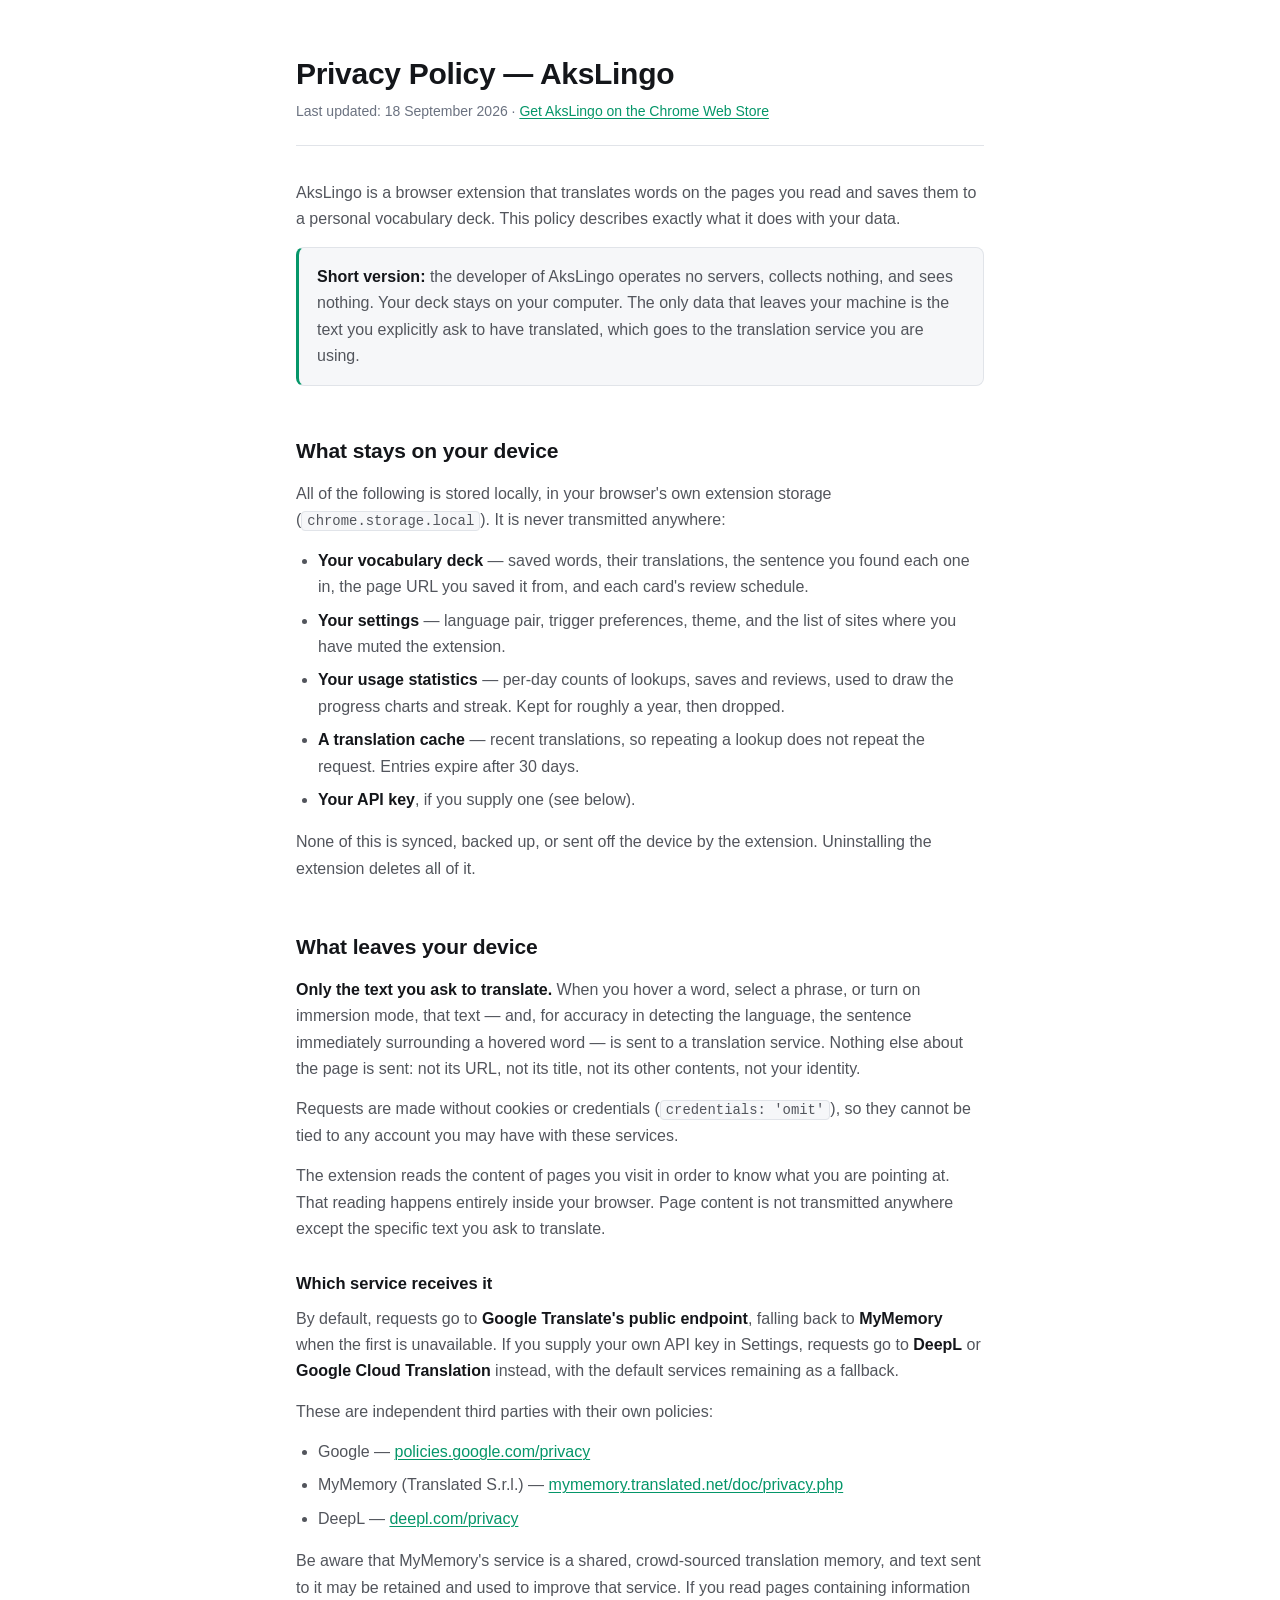
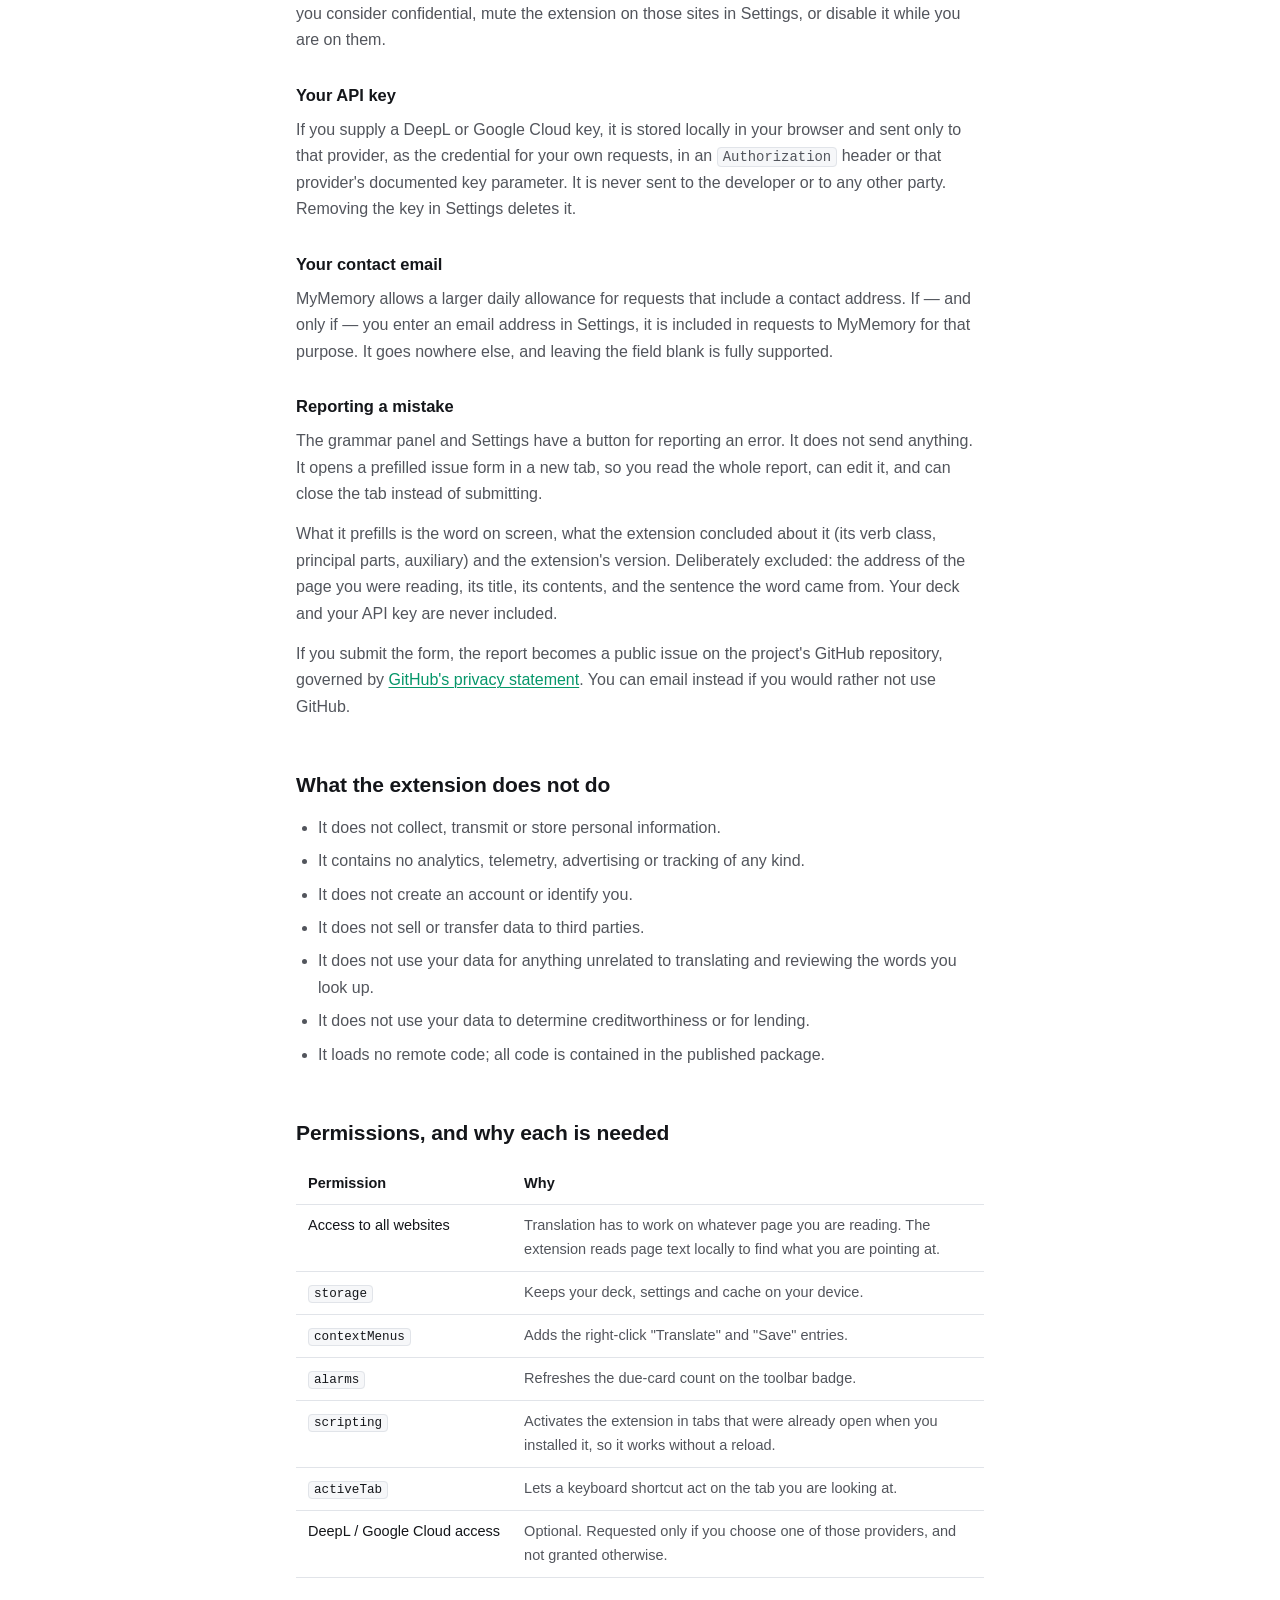
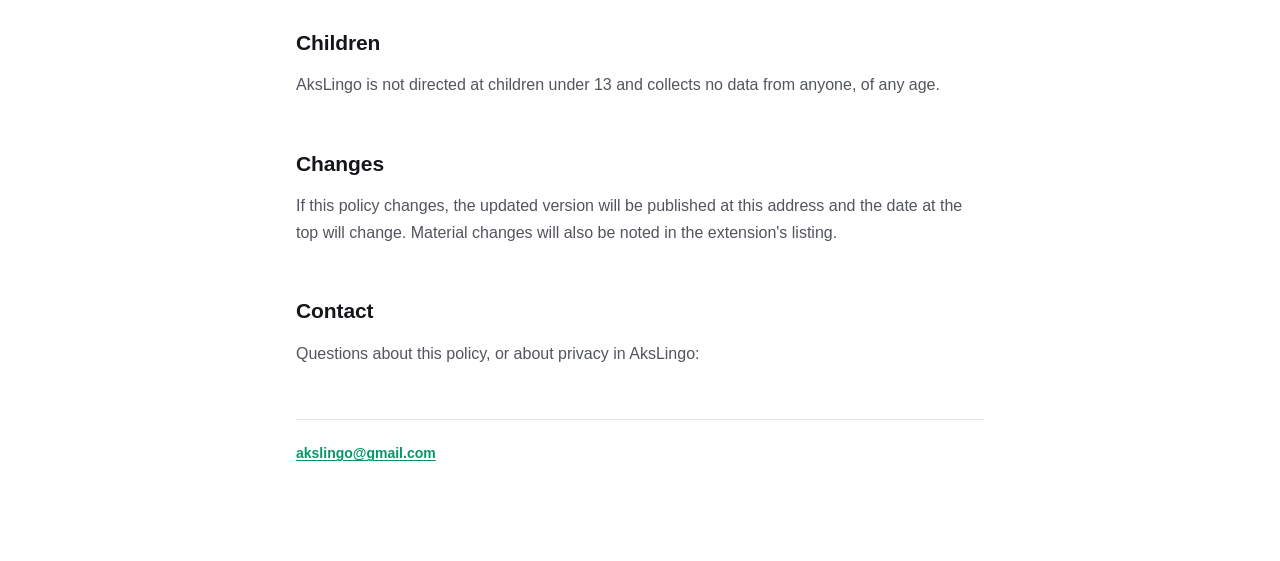
<file: docs/index.html>
<!DOCTYPE html>
<html lang="en">
<head>
<meta charset="utf-8">
<meta name="viewport" content="width=device-width, initial-scale=1">
<title>Privacy Policy — AksLingo</title>
<meta name="description" content="AksLingo collects nothing. This policy describes exactly what the extension does with your data.">
<style>
  :root {
    --bg: #ffffff;
    --fg: #14161a;
    --fg-2: #52555c;
    --muted: #6b7280;
    --border: #e1e4e9;
    --panel: #f6f7f9;
    --accent: #059669;
  }
  @media (prefers-color-scheme: dark) {
    :root:not([data-theme="light"]) {
      --bg: #14161a;
      --fg: #e8eaed;
      --fg-2: #b6bcc6;
      --muted: #8b93a1;
      --border: #2b3039;
      --panel: #1b1e24;
      --accent: #34d399;
    }
  }
  :root[data-theme="dark"] {
    --bg: #14161a;
    --fg: #e8eaed;
    --fg-2: #b6bcc6;
    --muted: #8b93a1;
    --border: #2b3039;
    --panel: #1b1e24;
    --accent: #34d399;
  }

  * { box-sizing: border-box; }
  body {
    margin: 0;
    background: var(--bg);
    color: var(--fg);
    font: 16px/1.65 -apple-system, BlinkMacSystemFont, "Segoe UI", Roboto, Helvetica, Arial, sans-serif;
    -webkit-font-smoothing: antialiased;
  }
  .wrap { max-width: 720px; margin: 0 auto; padding: 56px 16px 96px; }

  header { border-bottom: 1px solid var(--border); padding-bottom: 22px; margin-bottom: 34px; }
  h1 { font-size: 30px; line-height: 1.2; margin: 0 0 8px; letter-spacing: -0.01em; }
  .updated { color: var(--muted); font-size: 14px; margin: 0; }

  h2 {
    font-size: 21px;
    margin: 42px 0 12px;
    letter-spacing: -0.005em;
    padding-top: 6px;
  }
  h3 { font-size: 16.5px; margin: 28px 0 8px; color: var(--fg); }
  p, li { color: var(--fg-2); }
  p { margin: 0 0 14px; }
  ul { margin: 0 0 16px; padding-left: 22px; }
  li { margin-bottom: 7px; }
  strong { color: var(--fg); font-weight: 620; }
  a { color: var(--accent); text-decoration-thickness: 1px; text-underline-offset: 2px; }

  code {
    font-family: ui-monospace, "SF Mono", Menlo, Consolas, monospace;
    font-size: 0.87em;
    background: var(--panel);
    border: 1px solid var(--border);
    border-radius: 4px;
    padding: 1px 5px;
  }

  .lede {
    background: var(--panel);
    border: 1px solid var(--border);
    border-left: 3px solid var(--accent);
    border-radius: 8px;
    padding: 16px 18px;
    margin: 0 0 8px;
  }
  .lede p:last-child { margin-bottom: 0; }

  .tableWrap { overflow-x: auto; margin: 0 0 18px; }
  table { border-collapse: collapse; width: 100%; font-size: 14.5px; }
  th, td {
    text-align: left;
    padding: 9px 12px;
    border-bottom: 1px solid var(--border);
    vertical-align: top;
    color: var(--fg-2);
  }
  th { color: var(--fg); font-weight: 620; white-space: nowrap; }
  td:first-child { white-space: nowrap; color: var(--fg); }

  footer {
    margin-top: 52px;
    padding-top: 22px;
    border-top: 1px solid var(--border);
    color: var(--muted);
    font-size: 14px;
  }
  footer a { font-weight: 620; }
</style>
</head>
<body>
<div class="wrap">

<header>
  <h1>Privacy Policy — AksLingo</h1>
  <p class="updated">Last updated: 18 September 2026 ·
    <a href="https://chromewebstore.google.com/detail/akslingo/eiidkincijcjkohchdhbelcdnjbafgli">Get AksLingo on the Chrome Web Store</a></p>
</header>

<p>AksLingo is a browser extension that translates words on the pages you read and
saves them to a personal vocabulary deck. This policy describes exactly what it
does with your data.</p>

<div class="lede">
  <p><strong>Short version:</strong> the developer of AksLingo operates no servers,
  collects nothing, and sees nothing. Your deck stays on your computer. The only
  data that leaves your machine is the text you explicitly ask to have translated,
  which goes to the translation service you are using.</p>
</div>

<h2>What stays on your device</h2>

<p>All of the following is stored locally, in your browser's own extension storage
(<code>chrome.storage.local</code>). It is never transmitted anywhere:</p>

<ul>
  <li><strong>Your vocabulary deck</strong> — saved words, their translations, the
  sentence you found each one in, the page URL you saved it from, and each card's
  review schedule.</li>
  <li><strong>Your settings</strong> — language pair, trigger preferences, theme,
  and the list of sites where you have muted the extension.</li>
  <li><strong>Your usage statistics</strong> — per-day counts of lookups, saves and
  reviews, used to draw the progress charts and streak. Kept for roughly a year,
  then dropped.</li>
  <li><strong>A translation cache</strong> — recent translations, so repeating a
  lookup does not repeat the request. Entries expire after 30 days.</li>
  <li><strong>Your API key</strong>, if you supply one (see below).</li>
</ul>

<p>None of this is synced, backed up, or sent off the device by the extension.
Uninstalling the extension deletes all of it.</p>

<h2>What leaves your device</h2>

<p><strong>Only the text you ask to translate.</strong> When you hover a word,
select a phrase, or turn on immersion mode, that text — and, for accuracy in
detecting the language, the sentence immediately surrounding a hovered word — is
sent to a translation service. Nothing else about the page is sent: not its URL,
not its title, not its other contents, not your identity.</p>

<p>Requests are made without cookies or credentials (<code>credentials: 'omit'</code>),
so they cannot be tied to any account you may have with these services.</p>

<p>The extension reads the content of pages you visit in order to know what you are
pointing at. That reading happens entirely inside your browser. Page content is not
transmitted anywhere except the specific text you ask to translate.</p>

<h3>Which service receives it</h3>

<p>By default, requests go to <strong>Google Translate's public endpoint</strong>,
falling back to <strong>MyMemory</strong> when the first is unavailable. If you
supply your own API key in Settings, requests go to <strong>DeepL</strong> or
<strong>Google Cloud Translation</strong> instead, with the default services
remaining as a fallback.</p>

<p>These are independent third parties with their own policies:</p>

<ul>
  <li>Google — <a href="https://policies.google.com/privacy">policies.google.com/privacy</a></li>
  <li>MyMemory (Translated S.r.l.) — <a href="https://mymemory.translated.net/doc/privacy.php">mymemory.translated.net/doc/privacy.php</a></li>
  <li>DeepL — <a href="https://www.deepl.com/privacy">deepl.com/privacy</a></li>
</ul>

<p>Be aware that MyMemory's service is a shared, crowd-sourced translation memory,
and text sent to it may be retained and used to improve that service. If you read
pages containing information you consider confidential, mute the extension on those
sites in Settings, or disable it while you are on them.</p>

<h3>Your API key</h3>

<p>If you supply a DeepL or Google Cloud key, it is stored locally in your browser
and sent only to that provider, as the credential for your own requests, in an
<code>Authorization</code> header or that provider's documented key parameter. It is
never sent to the developer or to any other party. Removing the key in Settings
deletes it.</p>

<h3>Your contact email</h3>

<p>MyMemory allows a larger daily allowance for requests that include a contact
address. If — and only if — you enter an email address in Settings, it is included
in requests to MyMemory for that purpose. It goes nowhere else, and leaving the
field blank is fully supported.</p>

<h3>Reporting a mistake</h3>

<p>The grammar panel and Settings have a button for reporting an error. It does
not send anything. It opens a prefilled issue form in a new tab, so you read the
whole report, can edit it, and can close the tab instead of submitting.</p>

<p>What it prefills is the word on screen, what the extension concluded about it
(its verb class, principal parts, auxiliary) and the extension's version.
Deliberately excluded: the address of the page you were reading, its title, its
contents, and the sentence the word came from. Your deck and your API key are
never included.</p>

<p>If you submit the form, the report becomes a public issue on the project's
GitHub repository, governed by
<a href="https://docs.github.com/site-policy/privacy-policies/github-privacy-statement">GitHub's
privacy statement</a>. You can email instead if you would rather not use GitHub.</p>

<h2>What the extension does not do</h2>

<ul>
  <li>It does not collect, transmit or store personal information.</li>
  <li>It contains no analytics, telemetry, advertising or tracking of any kind.</li>
  <li>It does not create an account or identify you.</li>
  <li>It does not sell or transfer data to third parties.</li>
  <li>It does not use your data for anything unrelated to translating and reviewing
  the words you look up.</li>
  <li>It does not use your data to determine creditworthiness or for lending.</li>
  <li>It loads no remote code; all code is contained in the published package.</li>
</ul>

<h2>Permissions, and why each is needed</h2>

<div class="tableWrap">
<table>
  <thead><tr><th>Permission</th><th>Why</th></tr></thead>
  <tbody>
    <tr><td>Access to all websites</td><td>Translation has to work on whatever page you are reading. The extension reads page text locally to find what you are pointing at.</td></tr>
    <tr><td><code>storage</code></td><td>Keeps your deck, settings and cache on your device.</td></tr>
    <tr><td><code>contextMenus</code></td><td>Adds the right-click "Translate" and "Save" entries.</td></tr>
    <tr><td><code>alarms</code></td><td>Refreshes the due-card count on the toolbar badge.</td></tr>
    <tr><td><code>scripting</code></td><td>Activates the extension in tabs that were already open when you installed it, so it works without a reload.</td></tr>
    <tr><td><code>activeTab</code></td><td>Lets a keyboard shortcut act on the tab you are looking at.</td></tr>
    <tr><td>DeepL / Google Cloud access</td><td>Optional. Requested only if you choose one of those providers, and not granted otherwise.</td></tr>
  </tbody>
</table>
</div>

<h2>Children</h2>

<p>AksLingo is not directed at children under 13 and collects no data from anyone,
of any age.</p>

<h2>Changes</h2>

<p>If this policy changes, the updated version will be published at this address and
the date at the top will change. Material changes will also be noted in the
extension's listing.</p>

<h2>Contact</h2>

<p>Questions about this policy, or about privacy in AksLingo:</p>

<footer>
  <a href="mailto:akslingo@gmail.com">akslingo@gmail.com</a>
</footer>

</div>
</body>
</html>
</file>
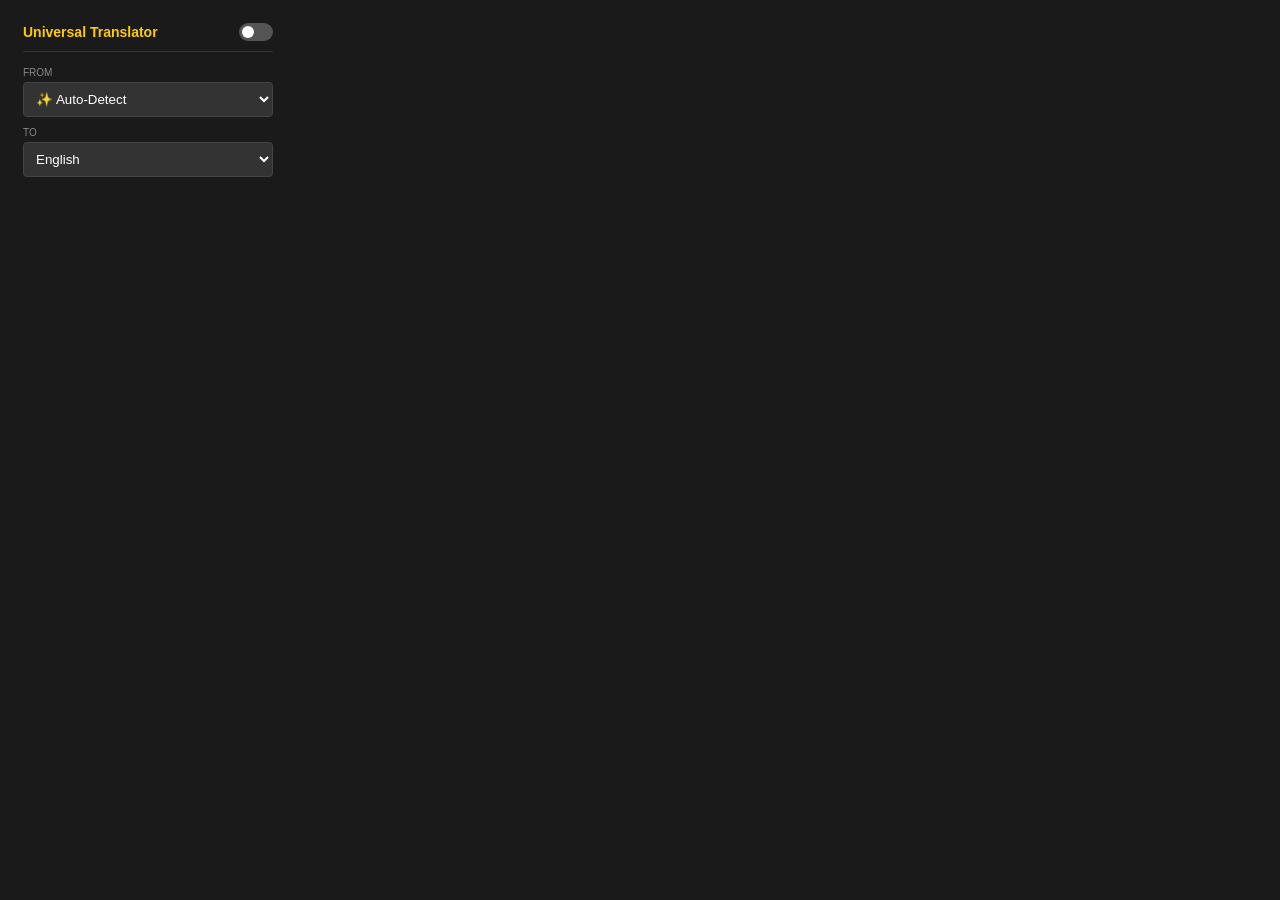
<file: popup.html>
<!DOCTYPE html>
<html>
<head>
    <style>
        body { width: 250px; padding: 15px; font-family: sans-serif; background: #1a1a1a; color: white; }
        .header { display: flex; justify-content: space-between; align-items: center; border-bottom: 1px solid #333; padding-bottom: 10px; margin-bottom: 15px; }
        select { width: 100%; background: #333; color: white; border: 1px solid #444; padding: 8px; margin-bottom: 10px; border-radius: 4px; }
        .label { font-size: 10px; color: #888; margin-bottom: 4px; display: block; }
        .switch { position: relative; display: inline-block; width: 34px; height: 18px; }
        .switch input { opacity: 0; width: 0; height: 0; }
        .slider { position: absolute; cursor: pointer; top: 0; left: 0; right: 0; bottom: 0; background-color: #555; border-radius: 20px; transition: .4s; }
        .slider:before { position: absolute; content: ""; height: 12px; width: 12px; left: 3px; bottom: 3px; background-color: white; border-radius: 50%; transition: .4s; }
        input:checked + .slider { background-color: #00ffcc; }
        input:checked + .slider:before { transform: translateX(16px); }
    </style>
</head>
<body>
    <div class="header">
        <h3 style="margin:0; font-size:14px; color:#ffcc00;">Universal Translator</h3>
        <label class="switch"><input type="checkbox" id="statusToggle"><span class="slider"></span></label>
    </div>
    <label class="label">FROM</label>
    <select id="sourceLangSelect">
        <option value="auto">✨ Auto-Detect</option>
        <option value="de">German</option>
        <option value="ar">Arabic</option>
        <option value="en">English</option>
        <option value="es">Spanish</option>
        <option value="fr">French</option>
        <option value="ja">Japanese</option>
        <option value="zh">Chinese</option>
    </select>
    <label class="label">TO</label>
    <select id="targetLangSelect">
        <option value="en">English</option>
        <option value="ur">Urdu</option>
        <option value="es">Spanish</option>
        <option value="tr">Turkish</option>
    </select>
    <script src="popup.js"></script>
</body>
</html>
</file>
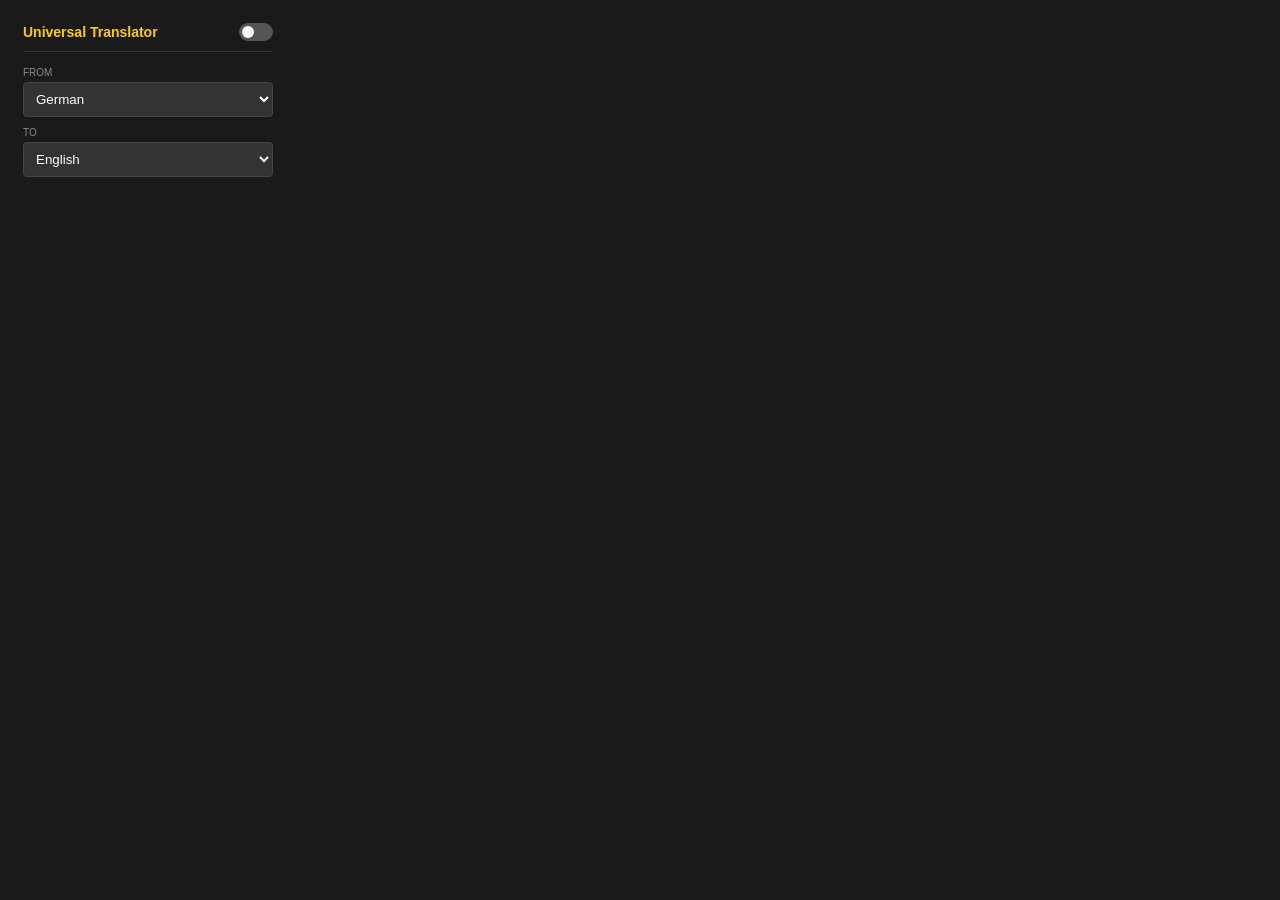
<file: legacy/popup.html>
<!DOCTYPE html>
<html>
<head>
    <style>
        body { width: 250px; padding: 15px; font-family: sans-serif; background: #1a1a1a; color: white; }
        .header { display: flex; justify-content: space-between; align-items: center; border-bottom: 1px solid #333; padding-bottom: 10px; margin-bottom: 15px; }
        select { width: 100%; background: #333; color: white; border: 1px solid #444; padding: 8px; margin-bottom: 10px; border-radius: 4px; }
        .label { font-size: 10px; color: #888; margin-bottom: 4px; display: block; }
        .switch { position: relative; display: inline-block; width: 34px; height: 18px; }
        .switch input { opacity: 0; width: 0; height: 0; }
        .slider { position: absolute; cursor: pointer; top: 0; left: 0; right: 0; bottom: 0; background-color: #555; border-radius: 20px; transition: .4s; }
        .slider:before { position: absolute; content: ""; height: 12px; width: 12px; left: 3px; bottom: 3px; background-color: white; border-radius: 50%; transition: .4s; }
        input:checked + .slider { background-color: #00ffcc; }
        input:checked + .slider:before { transform: translateX(16px); }
    </style>
</head>
<body>
    <div class="header">
        <h3 style="margin:0; font-size:14px; color:#ffcc00;">Universal Translator</h3>
        <label class="switch"><input type="checkbox" id="statusToggle"><span class="slider"></span></label>
    </div>
    <label class="label">FROM</label>
    <select id="sourceLangSelect">
        <!-- <option value="auto">✨ Auto-Detect</option> -->
        <option value="de">German</option>
        <option value="ar">Arabic</option>
        <option value="en">English</option>
        <option value="es">Spanish</option>
        <option value="fr">French</option>
        <option value="ja">Japanese</option>
        <option value="zh">Chinese</option>
    </select>
    <label class="label">TO</label>
    <select id="targetLangSelect">
        <option value="en">English</option>
        <option value="ur">Urdu</option>
        <option value="es">Spanish</option>
        <option value="tr">Turkish</option>
    </select>
    <script src="popup.js"></script>
</body>
</html>
</file>
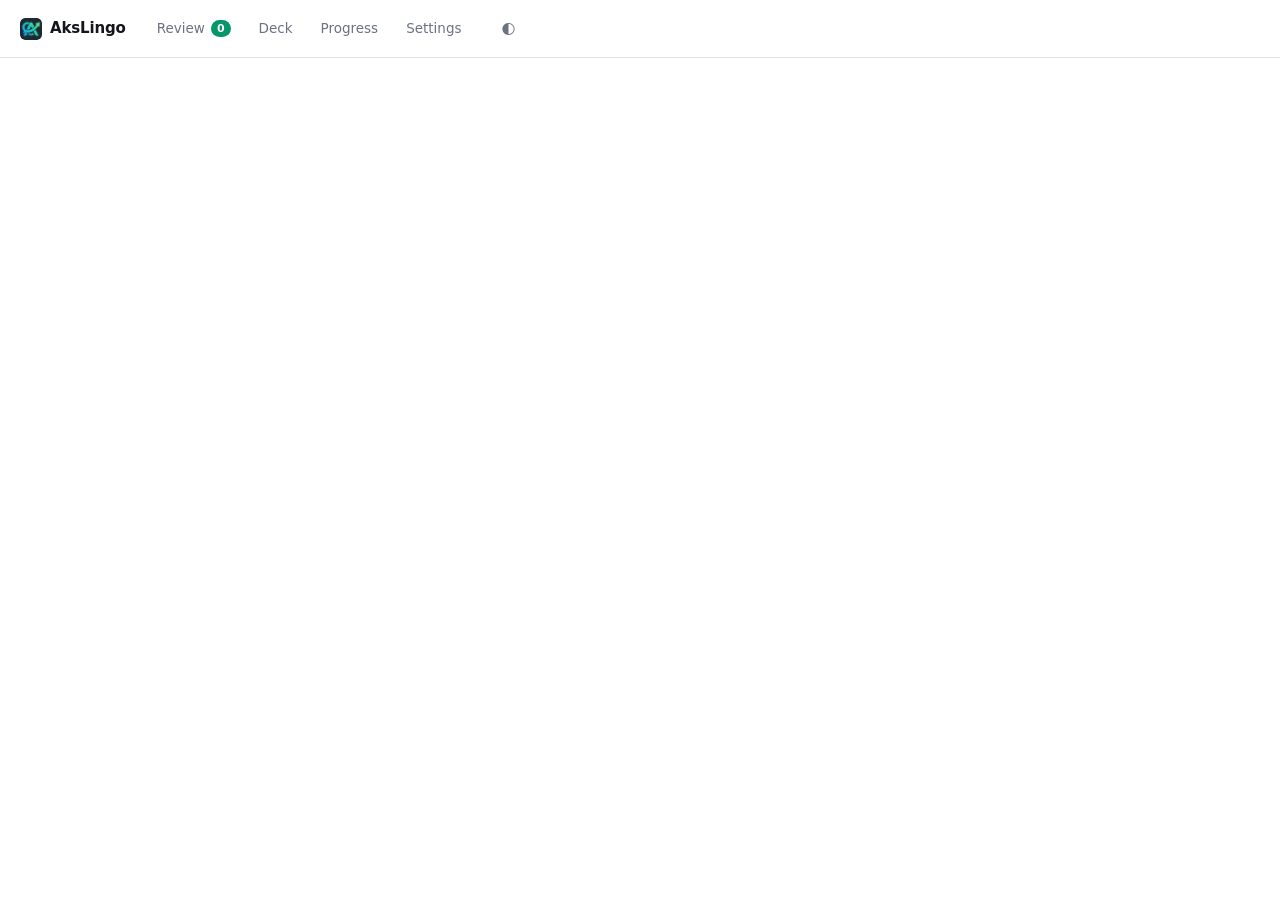
<file: src/dashboard/dashboard.html>
<!DOCTYPE html>
<html lang="en">
<head>
  <meta charset="utf-8">
  <meta name="viewport" content="width=device-width, initial-scale=1">
  <title>AksLingo</title>
  <link rel="stylesheet" href="dashboard.css">
</head>
<body>
  <header class="chrome">
    <div class="brand"><img class="mark" src="../../icons/icon48.png" width="22" height="22" alt=""> AksLingo</div>
    <nav class="tabs" role="tablist">
      <button role="tab" data-tab="review">Review <span class="pill" id="tabDue">0</span></button>
      <button role="tab" data-tab="deck">Deck</button>
      <button role="tab" data-tab="stats">Progress</button>
      <button role="tab" data-tab="settings">Settings</button>
    </nav>
    <button id="themeToggle" class="ghost" title="Switch theme">◐</button>
  </header>

  <main>
    <!-- ================================================== REVIEW ========= -->
    <section id="panel-review" class="panel" role="tabpanel">
      <div id="reviewEmpty" class="empty hidden">
        <div class="emptyMark">☆</div>
        <h2 id="reviewEmptyTitle">Nothing due right now</h2>
        <p id="reviewEmptyBody">Hover or select a word on any page and press <kbd>S</kbd> to add it here.</p>
        <button id="studyAhead" class="btn hidden">Study ahead anyway</button>
      </div>

      <div id="reviewStage" class="stage hidden">
        <div class="progress"><div class="progressFill" id="progressFill"></div></div>
        <div class="stageMeta">
          <span id="queuePos">1 / 1</span>
          <span id="cardState" class="tag">learning</span>
        </div>

        <div class="flash" id="flashCard">
          <div class="flashRoute" id="flashRoute"></div>
          <div class="flashTerm" id="flashTerm"></div>
          <div class="flashPos" id="flashPos"></div>
          <button id="flashSpeak" class="ghost big" title="Listen">🔊</button>

          <div id="flashBack" class="flashBack hidden">
            <div class="flashAnswer" id="flashAnswer"></div>
            <div class="flashSenses" id="flashSenses"></div>
            <div class="flashContext" id="flashContext"></div>
            <a class="flashSource" id="flashSource" target="_blank" rel="noreferrer noopener"></a>
          </div>
        </div>

        <button id="revealBtn" class="btn primary wide">Show answer <kbd>Space</kbd></button>

        <div id="gradeRow" class="grades hidden">
          <button data-grade="0" class="grade again"><b>Again</b><span></span><kbd>1</kbd></button>
          <button data-grade="1" class="grade hard"><b>Hard</b><span></span><kbd>2</kbd></button>
          <button data-grade="2" class="grade good"><b>Good</b><span></span><kbd>3</kbd></button>
          <button data-grade="3" class="grade easy"><b>Easy</b><span></span><kbd>4</kbd></button>
        </div>
      </div>

      <div id="reviewDone" class="empty hidden">
        <div class="emptyMark">✓</div>
        <h2>Session complete</h2>
        <p id="doneSummary"></p>
        <button id="doneAgain" class="btn">Review more</button>
      </div>
    </section>

    <!-- ==================================================== DECK ========== -->
    <section id="panel-deck" class="panel hidden" role="tabpanel">
      <div class="toolbar">
        <input type="search" id="deckSearch" placeholder="Search words, meanings or context…" aria-label="Search deck">
        <select id="deckLang" aria-label="Filter by language"><option value="">All languages</option></select>
        <select id="deckSort" aria-label="Sort">
          <option value="created">Newest first</option>
          <option value="due">Due soonest</option>
          <option value="term">A → Z</option>
          <option value="lapses">Most troublesome</option>
        </select>
        <div class="spacer"></div>
        <button id="exportCsv" class="btn small">Export CSV</button>
        <button id="exportJson" class="btn small">Backup</button>
        <button id="importJson" class="btn small">Restore</button>
        <input type="file" id="importFile" accept="application/json" hidden>
      </div>

      <div class="tableWrap">
        <table class="deck">
          <thead>
            <tr>
              <th class="chk"><input type="checkbox" id="checkAll" aria-label="Select all"></th>
              <th>Word</th>
              <th>Meaning</th>
              <th>Direction</th>
              <th>Strength</th>
              <th>Due</th>
              <th></th>
            </tr>
          </thead>
          <tbody id="deckBody"></tbody>
        </table>
        <p id="deckEmpty" class="empty small hidden">No cards match.</p>
      </div>

      <div class="bulkBar hidden" id="bulkBar">
        <span id="bulkCount">0 selected</span>
        <button id="bulkSuspend" class="btn small">Suspend</button>
        <button id="bulkDelete" class="btn small danger">Delete</button>
      </div>
    </section>

    <!-- =================================================== STATS ========== -->
    <section id="panel-stats" class="panel hidden viz-root" role="tabpanel">
      <div class="tiles">
        <div class="tile"><b id="tWords">0</b><span>words saved</span></div>
        <div class="tile"><b id="tStreak">0</b><span>day streak</span></div>
        <div class="tile"><b id="tMature">0</b><span>known well</span></div>
        <div class="tile"><b id="tLookups">0</b><span>lookups all time</span></div>
      </div>

      <figure class="card">
        <figcaption>
          <h3>Daily activity</h3>
          <p>Lookups and reviews per day over the last 26 weeks.</p>
        </figcaption>
        <div id="heatmap" class="heatmap"></div>
        <div class="scale">
          <span>Less</span>
          <i class="cell l0"></i><i class="cell l1"></i><i class="cell l2"></i><i class="cell l3"></i><i class="cell l4"></i>
          <span>More</span>
        </div>
      </figure>

      <figure class="card">
        <figcaption>
          <h3>Words saved by language</h3>
          <p>Every card in your deck, counted by the language you are learning.</p>
        </figcaption>
        <div id="langBars" class="bars"></div>
        <details class="tableView">
          <summary>View as table</summary>
          <table class="mini"><tbody id="langTable"></tbody></table>
        </details>
      </figure>

      <figure class="card">
        <figcaption>
          <h3>Deck maturity</h3>
          <p>How far each card has progressed through the schedule.</p>
        </figcaption>
        <div id="maturityBars" class="bars"></div>
        <details class="tableView">
          <summary>View as table</summary>
          <table class="mini"><tbody id="maturityTable"></tbody></table>
        </details>
      </figure>
    </section>

    <!-- ================================================ SETTINGS ========= -->
    <section id="panel-settings" class="panel hidden" role="tabpanel">
      <div class="card settings">
        <h3>Languages</h3>
        <label class="set"><span>Translate from</span><select id="sSource"></select></label>
        <label class="set"><span>Translate into</span><select id="sTarget"></select></label>

        <h3>Translation service</h3>
        <label class="set"><span>Provider</span>
          <select id="sProvider">
            <option value="free">Free — built in, no setup</option>
            <option value="deepl">DeepL — your own key</option>
            <option value="gcloud">Google Cloud — your own key</option>
          </select>
        </label>
        <p class="note" id="providerNote"></p>

        <div id="keyRow" class="hidden">
          <label class="set"><span>API key</span>
            <input type="password" id="sApiKey" autocomplete="off" spellcheck="false" placeholder="Paste your key">
          </label>
          <div class="btnRow">
            <button id="testKey" class="btn small">Test this key</button>
            <button id="clearKey" class="btn small danger">Remove key</button>
          </div>
          <p class="note" id="keyNote"></p>
        </div>

        <label class="set"><span>Contact email (optional)</span>
          <input type="email" id="sMymemoryEmail" autocomplete="off" spellcheck="false" placeholder="you@example.com">
        </label>
        <p class="note">
          The free fallback (MyMemory) allows a larger daily allowance when a
          contact address is sent with the request. It is sent to that service
          only, and to nothing else.
        </p>

        <h3>How lookups fire</h3>
        <label class="set"><span>Trigger</span>
          <select id="sTrigger">
            <option value="both">Selection and hover</option>
            <option value="select">Selection only</option>
            <option value="hover">Hover only</option>
            <option value="off">Off</option>
          </select>
        </label>
        <label class="set"><span>Hover delay <i id="sHoverDelayVal"></i></span>
          <input type="range" id="sHoverDelay" min="150" max="1500" step="50">
        </label>
        <label class="set"><span>Require a held key for hover</span>
          <select id="sHoverModifier">
            <option value="none">No key needed</option>
            <option value="alt">Alt</option>
            <option value="shift">Shift</option>
            <option value="ctrl">Ctrl / Cmd</option>
          </select>
        </label>

        <h3>Tooltip</h3>
        <label class="set"><span>Theme</span>
          <select id="sTheme">
            <option value="auto">Match the system</option>
            <option value="dark">Always dark</option>
            <option value="light">Always light</option>
          </select>
        </label>
        <label class="set"><span>Text size <i id="sFontSizeVal"></i></span>
          <input type="range" id="sFontSize" min="12" max="22" step="1">
        </label>
        <label class="set check"><input type="checkbox" id="sShowDictionary"><span>Show other meanings and part of speech</span></label>
        <label class="set check"><input type="checkbox" id="sShowRomanization"><span>Show romanization for non-Latin scripts</span></label>
        <label class="set check"><input type="checkbox" id="sShowGrammarHints"><span>Show German article and separable-verb hints</span></label>
        <label class="set check"><input type="checkbox" id="sSaveContext"><span>Save the surrounding sentence with each card</span></label>

        <h3>Audio</h3>
        <label class="set check"><input type="checkbox" id="sAutoSpeak"><span>Speak automatically on every lookup</span></label>
        <label class="set"><span>Speaking rate <i id="sSpeechRateVal"></i></span>
          <input type="range" id="sSpeechRate" min="0.5" max="1.4" step="0.05">
        </label>

        <h3>Study</h3>
        <label class="set"><span>Cards per session <i id="sSessionLimitVal"></i></span>
          <input type="range" id="sSessionLimit" min="10" max="200" step="10">
        </label>

        <h3>Sites where AksLingo stays quiet</h3>
        <textarea id="sBlocklist" rows="4" placeholder="One hostname per line, e.g. mail.google.com"></textarea>

        <h3>Found a mistake?</h3>
        <p class="note">
          The grammar tables are generated, so an error looks exactly like a
          correct answer — we only find out when someone says. Reports open a
          prefilled form in a new tab: you see everything before it is sent, and
          nothing about the page you were reading is included.
        </p>
        <div class="btnRow">
          <button id="reportIssue" class="btn small">Report a problem</button>
          <button id="openRepo" class="btn small">View the source</button>
        </div>

        <h3>Maintenance</h3>
        <div class="btnRow">
          <button id="clearCache" class="btn small">Clear translation cache</button>
          <button id="resetSettings" class="btn small danger">Reset all settings</button>
        </div>
        <p class="note">Your deck is never touched by either button.</p>

        <h3>Keyboard</h3>
        <ul class="shortcuts">
          <li><kbd>Alt</kbd>+<kbd>T</kbd> translate what is selected</li>
          <li><kbd>Alt</kbd>+<kbd>Shift</kbd>+<kbd>I</kbd> immersion mode on the current page</li>
          <li><kbd>Alt</kbd>+<kbd>Shift</kbd>+<kbd>O</kbd> turn the extension on or off</li>
          <li>With the tooltip open: <kbd>S</kbd> save · <kbd>P</kbd> play · <kbd>W</kbd> flip direction · <kbd>C</kbd> copy · <kbd>Esc</kbd> close</li>
        </ul>
        <p class="note">Change these in <span class="mono">chrome://extensions/shortcuts</span>.</p>
      </div>
    </section>
  </main>

  <div id="toast" class="toast"></div>

  <script src="../lib/languages.js"></script>
  <script src="../lib/srs.js"></script>
  <script src="../lib/grammar.js"></script>
  <script src="../lib/store.js"></script>
  <script src="dashboard.js"></script>
</body>
</html>
</file>
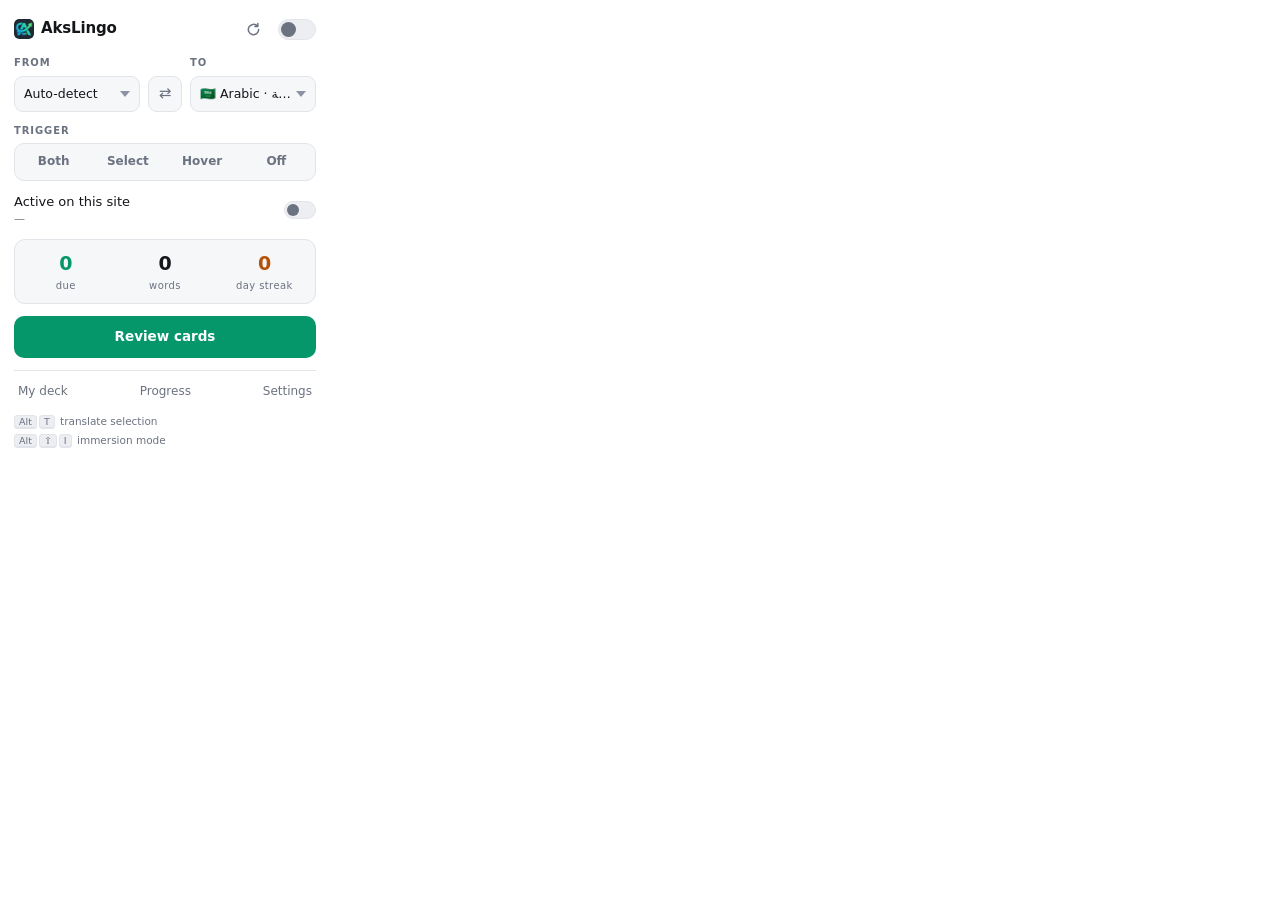
<file: src/popup/popup.html>
<!DOCTYPE html>
<html lang="en">
<head>
  <meta charset="utf-8">
  <title>AksLingo</title>
  <link rel="stylesheet" href="popup.css">
</head>
<body>
  <header class="top">
    <div class="brand">
      <img class="mark" src="../../icons/icon48.png" width="20" height="20" alt="">
      <span>AksLingo</span>
    </div>
    <div class="topActions">
      <button id="refresh" class="iconBtn" title="Restart AksLingo on this tab" aria-label="Restart AksLingo on this tab">
        <svg viewBox="0 0 16 16" width="15" height="15" aria-hidden="true"><path d="M13.5 8a5.5 5.5 0 1 1-1.61-3.89" fill="none" stroke="currentColor" stroke-width="1.6" stroke-linecap="round"/><path d="M12.6 1.6v3.1H9.5" fill="none" stroke="currentColor" stroke-width="1.6" stroke-linecap="round" stroke-linejoin="round"/></svg>
      </button>
      <label class="switch" title="Turn the extension on or off">
        <input type="checkbox" id="enabled">
        <span class="track"><span class="knob"></span></span>
      </label>
    </div>
  </header>

  <div id="banner" class="banner hidden">
    <div class="bannerText" id="bannerText"></div>
    <button id="bannerAction" class="bannerBtn hidden"></button>
  </div>

  <section class="langs">
    <div class="field">
      <label class="cap" for="source">From</label>
      <select id="source"></select>
    </div>
    <button id="swap" class="swap" title="Swap languages" aria-label="Swap languages">⇄</button>
    <div class="field">
      <label class="cap" for="target">To</label>
      <select id="target"></select>
    </div>
  </section>

  <section class="block">
    <span class="cap">Trigger</span>
    <div class="segmented" id="trigger" role="radiogroup" aria-label="Lookup trigger">
      <button role="radio" data-value="both">Both</button>
      <button role="radio" data-value="select">Select</button>
      <button role="radio" data-value="hover">Hover</button>
      <button role="radio" data-value="off">Off</button>
    </div>
  </section>

  <section class="block row">
    <div>
      <div class="rowTitle">Active on this site</div>
      <div class="rowSub" id="siteHost">—</div>
    </div>
    <label class="switch small" title="Allow AksLingo on this site">
      <input type="checkbox" id="siteEnabled">
      <span class="track"><span class="knob"></span></span>
    </label>
  </section>

  <section class="stats">
    <div class="stat"><b id="statDue">0</b><span>due</span></div>
    <div class="stat"><b id="statWords">0</b><span>words</span></div>
    <div class="stat"><b id="statStreak">0</b><span>day streak</span></div>
  </section>

  <button id="review" class="cta">Review cards</button>

  <nav class="links">
    <a href="#" data-hash="#deck">My deck</a>
    <a href="#" data-hash="#stats">Progress</a>
    <a href="#" data-hash="#settings">Settings</a>
  </nav>

  <footer class="keys">
    <span><kbd>Alt</kbd><kbd>T</kbd> translate selection</span>
    <span><kbd>Alt</kbd><kbd>⇧</kbd><kbd>I</kbd> immersion mode</span>
  </footer>

  <script src="../lib/languages.js"></script>
  <script src="../lib/srs.js"></script>
  <script src="../lib/store.js"></script>
  <script src="popup.js"></script>
</body>
</html>
</file>
<file: src/dashboard/dashboard.css>
/* ---------------------------------------------------------------- tokens -- */

:root {
  color-scheme: light;
  --bg: #ffffff;
  --panel: #f6f7f9;
  --panel-2: #eceef2;
  --fg: #14161a;
  --fg-2: #52555c;
  --muted: #6b7280;
  --border: #e1e4e9;
  --accent: #059669;
  --accent-ink: #ffffff;
  --gold: #b45309;
  --danger: #dc2626;

  /* Data-viz roles. One sequential hue, light to dark; see the ramp note below. */
  --surface-1: #ffffff;
  --seq-0: #eceef2; /* no activity — recedes into the surface */
  --seq-1: #86b6ef;
  --seq-2: #5598e7;
  --seq-3: #2a78d6;
  --seq-4: #184f95;
  --series-1: #2a78d6; /* single-series bars */
}

/* Dark is a selected set of steps for the dark surface, not an inverted flip.
   Both ramps pass the ordinal checks (monotone lightness, >=0.06 lightness gaps,
   the step nearest the surface clears 2:1, single hue). */
@media (prefers-color-scheme: dark) {
  :root:not([data-theme="light"]) {
    color-scheme: dark;
    --bg: #14161a;
    --panel: #1b1e24;
    --panel-2: #22262e;
    --fg: #e8eaed;
    --fg-2: #b6bcc6;
    --muted: #8b93a1;
    --border: #2b3039;
    --accent: #34d399;
    --accent-ink: #052e22;
    --gold: #fbbf24;
    --danger: #f87171;

    --surface-1: #14161a;
    --seq-0: #22262e;
    --seq-1: #184f95;
    --seq-2: #256abf;
    --seq-3: #3987e5;
    --seq-4: #6da7ec;
    --series-1: #3987e5;
  }
}

:root[data-theme="dark"] {
  color-scheme: dark;
  --bg: #14161a;
  --panel: #1b1e24;
  --panel-2: #22262e;
  --fg: #e8eaed;
  --fg-2: #b6bcc6;
  --muted: #8b93a1;
  --border: #2b3039;
  --accent: #34d399;
  --accent-ink: #052e22;
  --gold: #fbbf24;
  --danger: #f87171;

  --surface-1: #14161a;
  --seq-0: #22262e;
  --seq-1: #184f95;
  --seq-2: #256abf;
  --seq-3: #3987e5;
  --seq-4: #6da7ec;
  --series-1: #3987e5;
}

/* ----------------------------------------------------------------- base -- */

* { box-sizing: border-box; margin: 0; padding: 0; }

body {
  background: var(--bg);
  color: var(--fg);
  font: 15px/1.55 system-ui, -apple-system, "Segoe UI", Roboto, sans-serif;
  min-height: 100vh;
}

.hidden { display: none !important; }
.mono { font-family: ui-monospace, "SF Mono", Menlo, Consolas, monospace; font-size: .92em; }
.spacer { flex: 1; }

kbd {
  background: var(--panel-2);
  border: 1px solid var(--border);
  border-bottom-width: 2px;
  border-radius: 4px;
  padding: 1px 5px;
  font: inherit;
  font-size: .78em;
}

/* On the accent button the panel tokens vanish into the background. */
.btn.primary kbd {
  background: color-mix(in srgb, var(--accent-ink) 14%, transparent);
  border-color: color-mix(in srgb, var(--accent-ink) 26%, transparent);
  color: inherit;
}

/* --------------------------------------------------------------- chrome -- */

.chrome {
  position: sticky;
  top: 0;
  z-index: 10;
  display: flex;
  align-items: center;
  gap: 18px;
  padding: 0 20px;
  height: 58px;
  background: color-mix(in srgb, var(--bg) 88%, transparent);
  backdrop-filter: blur(10px);
  border-bottom: 1px solid var(--border);
}

.brand { display: flex; align-items: center; gap: 8px; font-weight: 650; letter-spacing: -0.01em; white-space: nowrap; }
.mark { width: 22px; height: 22px; border-radius: 5px; display: block; }

.tabs { display: flex; gap: 2px; }
.tabs button {
  all: unset;
  cursor: pointer;
  padding: 7px 13px;
  border-radius: 8px;
  font-size: 13.5px;
  font-weight: 540;
  color: var(--muted);
  display: flex;
  align-items: center;
  gap: 6px;
  transition: background .14s, color .14s;
}
.tabs button:hover { color: var(--fg); background: var(--panel); }
.tabs button[aria-selected="true"] { background: var(--panel-2); color: var(--fg); }
.tabs button:focus-visible { outline: 2px solid var(--accent); outline-offset: 1px; }

.pill {
  background: var(--accent);
  color: var(--accent-ink);
  border-radius: 99px;
  padding: 0 6px;
  font-size: 11px;
  font-weight: 700;
  min-width: 18px;
  text-align: center;
}
.pill.zero { background: var(--panel-2); color: var(--muted); }

.ghost {
  all: unset;
  cursor: pointer;
  width: 32px; height: 32px;
  display: grid; place-items: center;
  border-radius: 8px;
  color: var(--muted);
  font-size: 16px;
  transition: background .14s, color .14s;
}
.ghost:hover { background: var(--panel); color: var(--fg); }
.ghost:focus-visible { outline: 2px solid var(--accent); outline-offset: 1px; }
.ghost.big { font-size: 22px; width: 40px; height: 40px; }

main { max-width: 940px; margin: 0 auto; padding: 26px 20px 80px; }

/* --------------------------------------------------------------- shared -- */

.btn {
  all: unset;
  cursor: pointer;
  padding: 9px 15px;
  border-radius: 9px;
  background: var(--panel);
  border: 1px solid var(--border);
  color: var(--fg);
  font-size: 13.5px;
  font-weight: 560;
  text-align: center;
  transition: background .14s, border-color .14s, filter .14s;
}
.btn:hover { background: var(--panel-2); }
.btn:focus-visible { outline: 2px solid var(--accent); outline-offset: 1px; }
.btn.primary { background: var(--accent); border-color: var(--accent); color: var(--accent-ink); }
.btn.primary:hover { filter: brightness(1.08); }
.btn.small { padding: 6px 11px; font-size: 12.5px; }
.btn.danger { color: var(--danger); }
.btn.wide { display: block; width: 100%; padding: 13px; font-size: 14.5px; }

.card {
  background: var(--panel);
  border: 1px solid var(--border);
  border-radius: 14px;
  padding: 20px;
  margin-bottom: 18px;
}

figcaption { margin-bottom: 16px; }
figcaption h3 { font-size: 15px; font-weight: 620; }
figcaption p { font-size: 13px; color: var(--muted); margin-top: 2px; }

.empty { text-align: center; padding: 60px 20px; color: var(--muted); }
.empty.small { padding: 30px; font-size: 13.5px; }
.emptyMark { font-size: 40px; color: var(--accent); margin-bottom: 10px; }
.empty h2 { font-size: 19px; font-weight: 620; color: var(--fg); margin-bottom: 7px; }
.empty p { font-size: 14px; max-width: 420px; margin: 0 auto 18px; }
.empty .btn { display: inline-block; }

.toast {
  position: fixed;
  bottom: 24px; left: 50%;
  transform: translateX(-50%) translateY(8px);
  background: var(--fg);
  color: var(--bg);
  padding: 10px 18px;
  border-radius: 10px;
  font-size: 13.5px;
  font-weight: 560;
  opacity: 0;
  pointer-events: none;
  transition: opacity .18s, transform .18s;
  z-index: 50;
}
.toast.show { opacity: 1; transform: translateX(-50%) translateY(0); }

/* --------------------------------------------------------------- review -- */

.stage { max-width: 560px; margin: 0 auto; }

.progress { height: 3px; background: var(--panel-2); border-radius: 99px; overflow: hidden; }
.progressFill { height: 100%; width: 0; background: var(--accent); transition: width .28s ease; }

.stageMeta {
  display: flex;
  justify-content: space-between;
  align-items: center;
  margin: 10px 0 16px;
  font-size: 12px;
  color: var(--muted);
}
.tag {
  background: var(--panel-2);
  border-radius: 99px;
  padding: 2px 9px;
  font-size: 11px;
  letter-spacing: .04em;
  text-transform: uppercase;
}
.tag.review { color: var(--accent); }
.tag.relearning { color: var(--danger); }

.flash {
  position: relative;
  background: var(--panel);
  border: 1px solid var(--border);
  border-radius: 16px;
  padding: 34px 28px 28px;
  text-align: center;
  margin-bottom: 16px;
  min-height: 210px;
  display: flex;
  flex-direction: column;
  justify-content: center;
}
.flash #flashSpeak { position: absolute; top: 12px; right: 12px; }

.flashRoute {
  font-size: 11px;
  letter-spacing: .06em;
  text-transform: uppercase;
  color: var(--muted);
  margin-bottom: 14px;
}
.flashTerm {
  font-size: 32px;
  font-weight: 640;
  line-height: 1.25;
  letter-spacing: -0.02em;
  color: var(--gold);
  overflow-wrap: anywhere;
}
.flashTerm[dir="rtl"] { line-height: 1.7; }
.flashPos { font-size: 12.5px; color: var(--muted); font-style: italic; margin-top: 5px; }

.flashBack { margin-top: 20px; padding-top: 18px; border-top: 1px solid var(--border); }
.flashAnswer {
  font-size: 25px;
  font-weight: 620;
  color: var(--accent);
  line-height: 1.35;
  overflow-wrap: anywhere;
}
.flashAnswer[dir="rtl"] { line-height: 1.85; font-size: 29px; }
.flashSenses { font-size: 13px; color: var(--fg-2); margin-top: 8px; }
.flashContext {
  font-size: 13.5px;
  color: var(--muted);
  font-style: italic;
  margin-top: 14px;
  padding: 9px 12px;
  background: var(--panel-2);
  border-radius: 8px;
  text-align: left;
}
.flashSource {
  display: inline-block;
  margin-top: 11px;
  font-size: 11.5px;
  color: var(--muted);
  text-decoration: none;
  max-width: 100%;
  overflow: hidden;
  text-overflow: ellipsis;
  white-space: nowrap;
}
.flashSource:hover { color: var(--accent); text-decoration: underline; }

.grades { display: grid; grid-template-columns: repeat(4, 1fr); gap: 8px; }
.grade {
  all: unset;
  cursor: pointer;
  padding: 11px 6px;
  border-radius: 10px;
  background: var(--panel);
  border: 1px solid var(--border);
  text-align: center;
  display: flex;
  flex-direction: column;
  gap: 2px;
  transition: border-color .14s, background .14s;
}
.grade:hover { background: var(--panel-2); }
.grade:focus-visible { outline: 2px solid var(--accent); outline-offset: 1px; }
.grade b { font-size: 13.5px; font-weight: 600; }
.grade span { font-size: 11.5px; color: var(--muted); }
/* The button is a flex column, so the chip has to opt out of stretching. */
.grade kbd { align-self: center; margin-top: 3px; font-size: 9.5px; opacity: .7; }
.grade.again b { color: var(--danger); }
.grade.again:hover { border-color: var(--danger); }
.grade.good b { color: var(--accent); }
.grade.good:hover { border-color: var(--accent); }

/* ----------------------------------------------------------------- deck -- */

.toolbar { display: flex; gap: 8px; align-items: center; margin-bottom: 14px; flex-wrap: wrap; }

input[type="search"], select, textarea {
  background: var(--panel);
  color: var(--fg);
  border: 1px solid var(--border);
  border-radius: 9px;
  padding: 8px 11px;
  font: inherit;
  font-size: 13.5px;
}
input[type="search"] { flex: 1; min-width: 180px; }
textarea { width: 100%; resize: vertical; font-family: ui-monospace, Menlo, Consolas, monospace; font-size: 12.5px; }
select { cursor: pointer; }
input[type="search"]:focus-visible, select:focus-visible, textarea:focus-visible {
  outline: 2px solid var(--accent); outline-offset: 1px;
}

.tableWrap {
  background: var(--panel);
  border: 1px solid var(--border);
  border-radius: 14px;
  overflow: hidden;
}

table.deck { width: 100%; border-collapse: collapse; font-size: 13.5px; }
table.deck th {
  text-align: left;
  padding: 11px 13px;
  font-size: 10.5px;
  font-weight: 640;
  letter-spacing: .07em;
  text-transform: uppercase;
  color: var(--muted);
  border-bottom: 1px solid var(--border);
  white-space: nowrap;
}
table.deck td {
  padding: 11px 13px;
  border-bottom: 1px solid var(--border);
  vertical-align: top;
}
table.deck tr:last-child td { border-bottom: none; }
table.deck tbody tr:hover { background: var(--panel-2); }
.chk { width: 34px; }

.cellTerm { font-weight: 600; color: var(--gold); }

/* `dir` is set so mixed scripts order correctly, but inside a table the column
   has to stay left-aligned or RTL terms drift away from their own header. */
table.deck [dir="rtl"] { text-align: left; }
.cellCtx { font-size: 11.5px; color: var(--muted); font-style: italic; margin-top: 3px; max-width: 280px; }
.cellMeaning { max-width: 240px; }
.dir { font-size: 11.5px; color: var(--muted); white-space: nowrap; }
.due { font-size: 12.5px; color: var(--muted); white-space: nowrap; }
.due.now { color: var(--accent); font-weight: 600; }
.rowDel {
  all: unset; cursor: pointer; color: var(--muted); padding: 2px 6px; border-radius: 5px; font-size: 14px;
}
.rowDel:hover { color: var(--danger); background: var(--bg); }

/* Strength meter: a magnitude bar, same single hue as the charts. */
.meter { width: 66px; height: 5px; background: var(--panel-2); border-radius: 99px; overflow: hidden; }
.meterFill { height: 100%; background: var(--series-1); border-radius: 99px; }
.meterNote { font-size: 10.5px; color: var(--muted); margin-top: 3px; white-space: nowrap; }
tr.suspended { opacity: .5; }

.bulkBar {
  position: sticky;
  bottom: 16px;
  display: flex;
  align-items: center;
  gap: 10px;
  margin-top: 14px;
  padding: 11px 15px;
  background: var(--panel-2);
  border: 1px solid var(--border);
  border-radius: 11px;
  font-size: 13px;
}

/* ---------------------------------------------------------------- stats -- */

.tiles { display: grid; grid-template-columns: repeat(4, 1fr); gap: 12px; margin-bottom: 18px; }
.tile {
  background: var(--panel);
  border: 1px solid var(--border);
  border-radius: 13px;
  padding: 16px;
}
.tile b {
  display: block;
  font-size: 27px;
  font-weight: 660;
  letter-spacing: -0.03em;
  line-height: 1.1;
  font-family: inherit;
}
.tile span { font-size: 12px; color: var(--muted); }
.tile:nth-child(2) b { color: var(--gold); }

/* Heatmap: 7 rows (weekday) x N week columns, filled column by column. */
.heatmap {
  display: grid;
  grid-auto-flow: column;
  grid-template-rows: repeat(7, 1fr);
  gap: 3px;
  overflow-x: auto;
  padding-bottom: 4px;
}
.cell {
  width: 13px;
  height: 13px;
  border-radius: 3px;
  background: var(--seq-0);
}
.cell.l1 { background: var(--seq-1); }
.cell.l2 { background: var(--seq-2); }
.cell.l3 { background: var(--seq-3); }
.cell.l4 { background: var(--seq-4); }
.cell.future { background: transparent; }
.cell[data-tip] { cursor: default; }

.scale {
  display: flex;
  align-items: center;
  gap: 3px;
  margin-top: 12px;
  font-size: 11px;
  color: var(--muted);
}
.scale span:first-child { margin-right: 4px; }
.scale span:last-child { margin-left: 4px; }
.scale .cell { width: 11px; height: 11px; }

/* Bars: one series, one hue. 4px rounded data-end anchored to the baseline. */
.bars { display: flex; flex-direction: column; gap: 9px; }
.bar { display: grid; grid-template-columns: 152px 1fr 44px; gap: 11px; align-items: center; font-size: 13px; }
.barLabel { color: var(--fg-2); overflow: hidden; text-overflow: ellipsis; white-space: nowrap; }
.barTrack { height: 15px; position: relative; }
.barFill {
  height: 100%;
  background: var(--series-1);
  border-radius: 0 4px 4px 0;
  min-width: 2px;
  transition: width .4s ease;
}
.barValue { text-align: right; color: var(--fg); font-variant-numeric: tabular-nums; font-weight: 560; }

.tableView { margin-top: 16px; }
.tableView summary {
  cursor: pointer;
  font-size: 12.5px;
  color: var(--muted);
  padding: 4px 0;
}
.tableView summary:hover { color: var(--accent); }
table.mini { width: 100%; border-collapse: collapse; font-size: 13px; margin-top: 8px; }
table.mini td { padding: 6px 8px; border-bottom: 1px solid var(--border); }
table.mini td:last-child { text-align: right; font-variant-numeric: tabular-nums; }

/* ------------------------------------------------------------- settings -- */

.settings h3 {
  font-size: 11px;
  font-weight: 650;
  letter-spacing: .09em;
  text-transform: uppercase;
  color: var(--muted);
  margin: 24px 0 12px;
  padding-bottom: 7px;
  border-bottom: 1px solid var(--border);
}
.settings h3:first-child { margin-top: 0; }

.set {
  display: flex;
  align-items: center;
  justify-content: space-between;
  gap: 16px;
  padding: 7px 0;
  font-size: 14px;
}
.set > span { color: var(--fg-2); }
.set > span i { color: var(--muted); font-style: normal; font-size: 12.5px; margin-left: 5px; }
.set select { min-width: 210px; }
.set input[type="range"] { width: 210px; accent-color: var(--accent); }
.set.check { justify-content: flex-start; gap: 11px; cursor: pointer; }
.set.check input { accent-color: var(--accent); width: 16px; height: 16px; cursor: pointer; }

.btnRow { display: flex; gap: 8px; flex-wrap: wrap; }
.note { font-size: 12px; color: var(--muted); margin-top: 9px; }
.note.good { color: var(--accent); }
.note.bad { color: var(--danger); }

/* Key and email fields: same footprint as the selects beside them. */
.set input[type="password"],
.set input[type="email"] {
  min-width: 210px;
  padding: 7px 9px;
  font: inherit;
  font-size: 13px;
  color: var(--fg);
  background: var(--bg);
  border: 1px solid var(--border);
  border-radius: 7px;
}
.set input[type="password"]:focus,
.set input[type="email"]:focus {
  outline: 2px solid var(--accent);
  outline-offset: 1px;
  border-color: var(--accent);
}
/* A pasted key is long and uninteresting — keep it on one line. */
.set input[type="password"] { font-family: ui-monospace, "SF Mono", Menlo, monospace; letter-spacing: 0.02em; }
.shortcuts { list-style: none; font-size: 13.5px; color: var(--fg-2); }
.shortcuts li { padding: 5px 0; }

/* -------------------------------------------------------------- tooltip -- */

#vizTip {
  position: fixed;
  z-index: 60;
  background: var(--fg);
  color: var(--bg);
  padding: 7px 10px;
  border-radius: 8px;
  font-size: 12px;
  font-weight: 540;
  pointer-events: none;
  opacity: 0;
  transition: opacity .12s;
  white-space: nowrap;
}
#vizTip.show { opacity: 1; }

/* ------------------------------------------------------------ responsive -- */

@media (max-width: 720px) {
  .chrome { gap: 10px; padding: 0 14px; height: auto; flex-wrap: wrap; padding-block: 10px; }
  .brand { width: 100%; }
  main { padding: 18px 14px 60px; }
  .tiles { grid-template-columns: repeat(2, 1fr); }
  .grades { grid-template-columns: repeat(2, 1fr); }
  .bar { grid-template-columns: 104px 1fr 38px; }
  .flashTerm { font-size: 26px; }
  table.deck { font-size: 12.5px; }
}

@media (prefers-reduced-motion: reduce) {
  * { transition: none !important; }
}
</file>
<file: src/popup/popup.css>
:root {
  --bg: #14161a;
  --panel: #1b1e24;
  --panel-2: #22262e;
  --fg: #e8eaed;
  --muted: #8b93a1;
  --border: #2b3039;
  --accent: #34d399;
  --accent-ink: #052e22;
  --gold: #fbbf24;
}

@media (prefers-color-scheme: light) {
  :root {
    --bg: #ffffff;
    --panel: #f6f7f9;
    --panel-2: #eceef2;
    --fg: #14161a;
    --muted: #6b7280;
    --border: #e1e4e9;
    --accent: #059669;
    --accent-ink: #ffffff;
    --gold: #b45309;
  }
}

* { box-sizing: border-box; margin: 0; padding: 0; }

body {
  width: 330px;
  padding: 14px;
  background: var(--bg);
  color: var(--fg);
  font: 14px/1.45 system-ui, -apple-system, "Segoe UI", Roboto, sans-serif;
  display: flex;
  flex-direction: column;
  gap: 12px;
}

.top { display: flex; align-items: center; justify-content: space-between; }

.hidden { display: none !important; }

/* Shown when this tab has no live content script, or the site is muted. */
.banner {
  display: flex;
  align-items: center;
  gap: 9px;
  padding: 9px 11px;
  border-radius: 10px;
  background: color-mix(in srgb, var(--gold) 14%, transparent);
  border: 1px solid color-mix(in srgb, var(--gold) 34%, transparent);
  font-size: 12px;
  line-height: 1.4;
}
.banner.ok {
  background: color-mix(in srgb, var(--accent) 14%, transparent);
  border-color: color-mix(in srgb, var(--accent) 34%, transparent);
}
.bannerText { flex: 1; color: var(--fg); }
.bannerBtn {
  all: unset;
  cursor: pointer;
  flex-shrink: 0;
  padding: 5px 10px;
  border-radius: 7px;
  background: var(--gold);
  color: var(--bg);
  font-size: 11.5px;
  font-weight: 640;
}
.bannerBtn:hover { filter: brightness(1.1); }
.bannerBtn:focus-visible { outline: 2px solid var(--fg); outline-offset: 2px; }

.brand {
  display: flex;
  align-items: center;
  gap: 7px;
  font-weight: 640;
  font-size: 15px;
  letter-spacing: -0.01em;
}
.mark { width: 20px; height: 20px; border-radius: 5px; display: block; }

.topActions { display: flex; align-items: center; gap: 10px; }

/* The restart button: a quiet icon until hovered, spinning while it works. */
.iconBtn {
  all: unset;
  cursor: pointer;
  width: 28px; height: 28px;
  display: grid; place-items: center;
  border-radius: 8px;
  color: var(--muted);
  border: 1px solid transparent;
}
.iconBtn:hover { color: var(--accent); border-color: var(--border); background: var(--panel); }
.iconBtn:focus-visible { outline: 2px solid var(--accent); outline-offset: 1px; }
.iconBtn:disabled { cursor: default; opacity: .45; }
.iconBtn.spin svg { animation: spin .7s linear infinite; }
@keyframes spin { to { transform: rotate(360deg); } }
@media (prefers-reduced-motion: reduce) { .iconBtn.spin svg { animation: none; } }

.cap {
  display: block;
  font-size: 10px;
  font-weight: 600;
  letter-spacing: .09em;
  text-transform: uppercase;
  color: var(--muted);
  margin-bottom: 5px;
}

/* --- toggle ------------------------------------------------------------- */
.switch { position: relative; display: inline-flex; cursor: pointer; }
.switch input { position: absolute; opacity: 0; width: 100%; height: 100%; margin: 0; cursor: pointer; }
.track {
  width: 38px; height: 21px;
  background: var(--panel-2);
  border: 1px solid var(--border);
  border-radius: 99px;
  transition: background .18s, border-color .18s;
  display: block;
}
.knob {
  position: absolute; top: 3px; left: 3px;
  width: 15px; height: 15px;
  background: var(--muted);
  border-radius: 50%;
  transition: transform .18s, background .18s;
}
.switch input:checked + .track { background: var(--accent); border-color: var(--accent); }
.switch input:checked + .track .knob { transform: translateX(17px); background: #fff; }
.switch input:focus-visible + .track { outline: 2px solid var(--accent); outline-offset: 2px; }
.switch.small .track { width: 32px; height: 18px; }
.switch.small .knob { width: 12px; height: 12px; }
.switch.small input:checked + .track .knob { transform: translateX(14px); }

/* --- language row ------------------------------------------------------- */
.langs { display: grid; grid-template-columns: 1fr auto 1fr; gap: 8px; align-items: end; }
.field { min-width: 0; }

select {
  width: 100%;
  appearance: none;
  background: var(--panel) url("data:image/svg+xml;utf8,<svg xmlns='http://www.w3.org/2000/svg' width='10' height='6'><path d='M0 0l5 6 5-6z' fill='%238b93a1'/></svg>") no-repeat right 9px center;
  color: var(--fg);
  border: 1px solid var(--border);
  border-radius: 9px;
  padding: 8px 22px 8px 9px;
  font: inherit;
  font-size: 12.5px;
  cursor: pointer;
  /* The two selects share a narrow row; let them shrink instead of overflowing. */
  min-width: 0;
  text-overflow: ellipsis;
}
select:hover { border-color: var(--muted); }
select:focus-visible { outline: 2px solid var(--accent); outline-offset: 1px; }

.swap {
  all: unset;
  cursor: pointer;
  width: 32px; height: 34px;
  display: grid; place-items: center;
  border: 1px solid var(--border);
  border-radius: 9px;
  background: var(--panel);
  color: var(--muted);
  font-size: 15px;
  transition: color .15s, transform .25s, border-color .15s;
}
.swap:hover { color: var(--accent); border-color: var(--accent); }
.swap:disabled { cursor: default; opacity: .4; }
.swap:disabled:hover { color: var(--muted); border-color: var(--border); }
.swap:active { transform: rotate(180deg); }
.swap:focus-visible { outline: 2px solid var(--accent); outline-offset: 1px; }

/* --- segmented control -------------------------------------------------- */
.segmented {
  display: grid;
  grid-template-columns: repeat(4, 1fr);
  gap: 3px;
  background: var(--panel);
  border: 1px solid var(--border);
  border-radius: 10px;
  padding: 3px;
}
.segmented button {
  all: unset;
  cursor: pointer;
  text-align: center;
  padding: 6px 0;
  border-radius: 7px;
  font-size: 12px;
  font-weight: 550;
  color: var(--muted);
  transition: background .14s, color .14s;
}
.segmented button:hover { color: var(--fg); }
.segmented button[aria-checked="true"] { background: var(--accent); color: var(--accent-ink); }
.segmented button:focus-visible { outline: 2px solid var(--accent); outline-offset: 1px; }

/* --- rows --------------------------------------------------------------- */
.row { display: flex; align-items: center; justify-content: space-between; gap: 10px; }
.rowTitle { font-size: 13px; font-weight: 520; }
.rowSub {
  font-size: 11px;
  color: var(--muted);
  max-width: 190px;
  overflow: hidden;
  text-overflow: ellipsis;
  white-space: nowrap;
}

/* --- stats -------------------------------------------------------------- */
.stats {
  display: grid;
  grid-template-columns: repeat(3, 1fr);
  gap: 6px;
  background: var(--panel);
  border: 1px solid var(--border);
  border-radius: 11px;
  padding: 10px 4px;
}
.stat { text-align: center; display: flex; flex-direction: column; gap: 1px; }
.stat b { font-size: 19px; font-weight: 660; letter-spacing: -0.02em; }
.stat:first-child b { color: var(--accent); }
.stat:last-child b { color: var(--gold); }
.stat span { font-size: 10px; color: var(--muted); letter-spacing: .04em; }

/* --- cta ---------------------------------------------------------------- */
.cta {
  all: unset;
  cursor: pointer;
  text-align: center;
  padding: 11px;
  border-radius: 10px;
  background: var(--accent);
  color: var(--accent-ink);
  font-size: 13.5px;
  font-weight: 640;
  transition: filter .15s, transform .1s;
}
.cta:hover { filter: brightness(1.08); }
.cta:active { transform: translateY(1px); }
.cta:focus-visible { outline: 2px solid var(--fg); outline-offset: 2px; }
.cta.quiet { background: var(--panel); color: var(--muted); border: 1px solid var(--border); }

/* --- links & keys ------------------------------------------------------- */
.links {
  display: flex;
  justify-content: space-between;
  border-top: 1px solid var(--border);
  padding-top: 10px;
}
.links a {
  color: var(--muted);
  text-decoration: none;
  font-size: 12px;
  padding: 2px 4px;
  border-radius: 5px;
}
.links a:hover { color: var(--accent); }

.keys {
  display: flex;
  flex-direction: column;
  gap: 3px;
  font-size: 10.5px;
  color: var(--muted);
}
kbd {
  background: var(--panel-2);
  border: 1px solid var(--border);
  border-bottom-width: 2px;
  border-radius: 4px;
  padding: 0 4px;
  font: inherit;
  font-size: 9.5px;
  margin-right: 2px;
}
</file>
